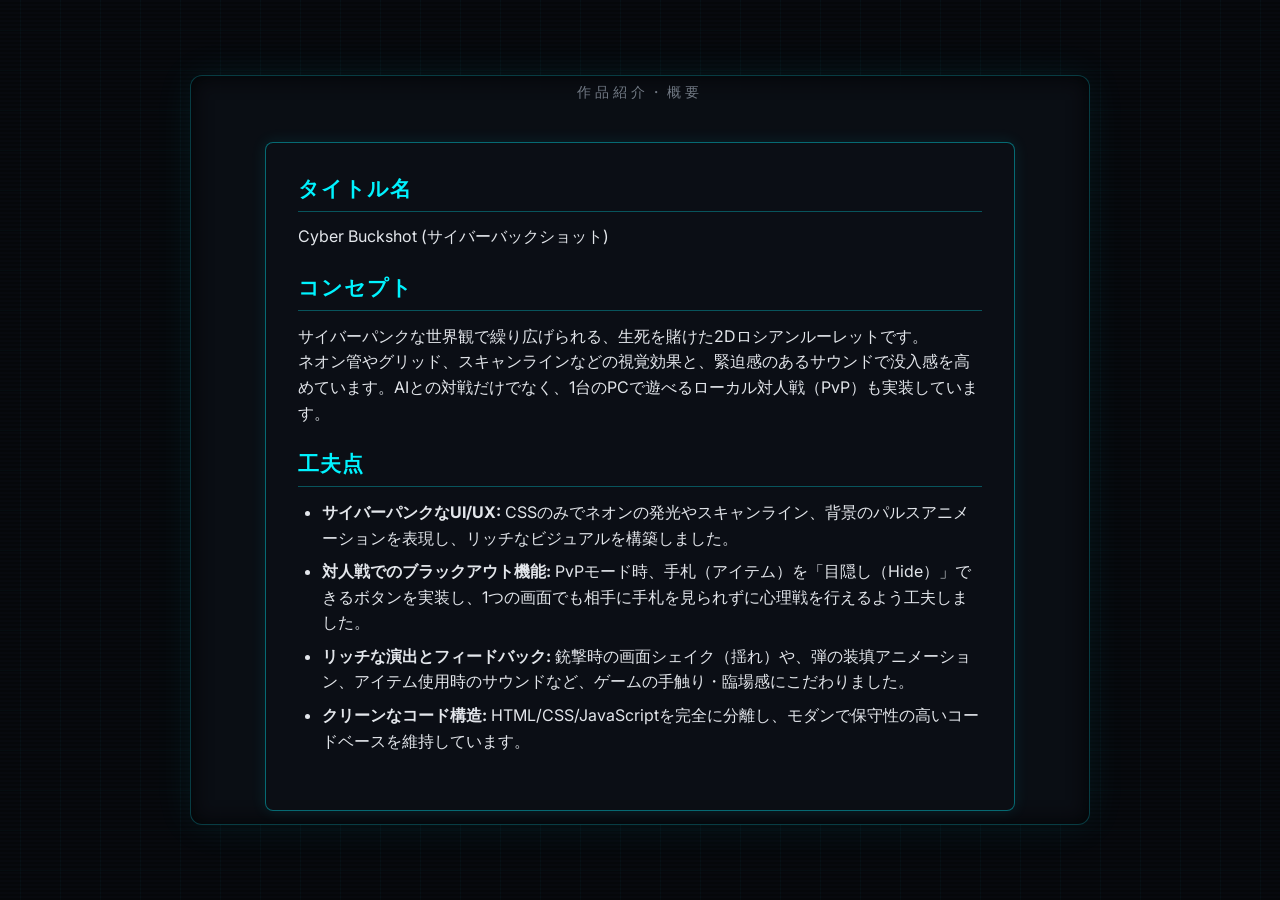
<file: index.html>
<!DOCTYPE html>
<html lang="ja">
<head>
    <meta charset="UTF-8">
    <meta name="viewport" content="width=device-width, initial-scale=1.0">
    <title>作品紹介 | Cyber Buckshot</title>
    <!-- Google Fonts for futuristic look -->
    <link rel="preconnect" href="https://fonts.googleapis.com">
    <link rel="preconnect" href="https://fonts.gstatic.com" crossorigin>
    <link href="https://fonts.googleapis.com/css2?family=Inter:wght@300;400;600;700&family=Orbitron:wght@400;700;900&display=swap" rel="stylesheet">
    <link rel="stylesheet" href="style.css">
    <style>
        .intro-container {
            display: flex;
            flex-direction: column;
            align-items: center;
            justify-content: center;
            height: 100%;
            text-align: center;
            padding: 2rem;
            gap: 1.5rem;
            overflow-y: auto;
        }
        .intro-section {
            background: rgba(13, 17, 23, 0.7);
            border: 1px solid rgba(0, 243, 255, 0.4);
            padding: 2rem;
            border-radius: 8px;
            max-width: 800px;
            width: 90%;
            box-shadow: 0 0 15px rgba(0, 243, 255, 0.1);
        }
        .intro-section h2 {
            font-family: var(--font-cyber);
            color: var(--neon-cyan);
            margin-bottom: 0.8rem;
            font-size: 1.3rem;
            letter-spacing: 1px;
            text-align: left;
            border-bottom: 1px solid rgba(0, 243, 255, 0.3);
            padding-bottom: 0.5rem;
        }
        .intro-section p, .intro-section ul {
            font-family: var(--font-main);
            color: var(--text-color);
            line-height: 1.6;
            text-align: left;
            margin-bottom: 1.5rem;
        }
        .intro-section ul {
            padding-left: 1.5rem;
        }
        .intro-section li {
            margin-bottom: 0.5rem;
        }
        .start-btn {
            font-family: var(--font-cyber);
            font-size: 1.2rem;
            padding: 1rem 3rem;
            background: rgba(255, 0, 85, 0.1);
            color: var(--neon-red);
            border: 2px solid var(--neon-red);
            border-radius: 4px;
            cursor: pointer;
            text-decoration: none;
            transition: all 0.3s ease;
            box-shadow: 0 0 15px rgba(255, 0, 85, 0.2);
            margin-top: 1rem;
            display: inline-block;
        }
        .start-btn:hover {
            background: var(--neon-red);
            color: #fff;
            box-shadow: 0 0 25px rgba(255, 0, 85, 0.6);
            text-shadow: 0 0 5px #fff;
        }
    </style>
</head>
<body>
    <div class="grid-bg"></div>
    <div class="scanlines"></div>

    <div id="game-container">
        <div class="intro-container">
            <h1 class="game-title" style="margin-top: 1rem;">
                <span class="neon-text-cyan">CYBER</span> 
                <span class="neon-text-red">BUCKSHOT</span>
            </h1>
            <p class="subtitle" style="margin-bottom: 1rem;">作品紹介・概要</p>

            <div class="intro-section">
                <h2>タイトル名</h2>
                <p>Cyber Buckshot (サイバーバックショット)</p>

                <h2>コンセプト</h2>
                <p>
                    サイバーパンクな世界観で繰り広げられる、生死を賭けた2Dロシアンルーレットです。<br>
                    ネオン管やグリッド、スキャンラインなどの視覚効果と、緊迫感のあるサウンドで没入感を高めています。AIとの対戦だけでなく、1台のPCで遊べるローカル対人戦（PvP）も実装しています。
                </p>

                <h2>工夫点</h2>
                <ul>
                    <li><strong>サイバーパンクなUI/UX:</strong> CSSのみでネオンの発光やスキャンライン、背景のパルスアニメーションを表現し、リッチなビジュアルを構築しました。</li>
                    <li><strong>対人戦でのブラックアウト機能:</strong> PvPモード時、手札（アイテム）を「目隠し（Hide）」できるボタンを実装し、1つの画面でも相手に手札を見られずに心理戦を行えるよう工夫しました。</li>
                    <li><strong>リッチな演出とフィードバック:</strong> 銃撃時の画面シェイク（揺れ）や、弾の装填アニメーション、アイテム使用時のサウンドなど、ゲームの手触り・臨場感にこだわりました。</li>
                    <li><strong>クリーンなコード構造:</strong> HTML/CSS/JavaScriptを完全に分離し、モダンで保守性の高いコードベースを維持しています。</li>
                </ul>
            </div>

            <!-- GitHub PagesのURL（クリックで本編に飛べるように） -->
            <a href="game.html" class="start-btn">ゲーム本編をプレイする (Play Game)</a>
        </div>
    </div>
</body>
</html>
</file>
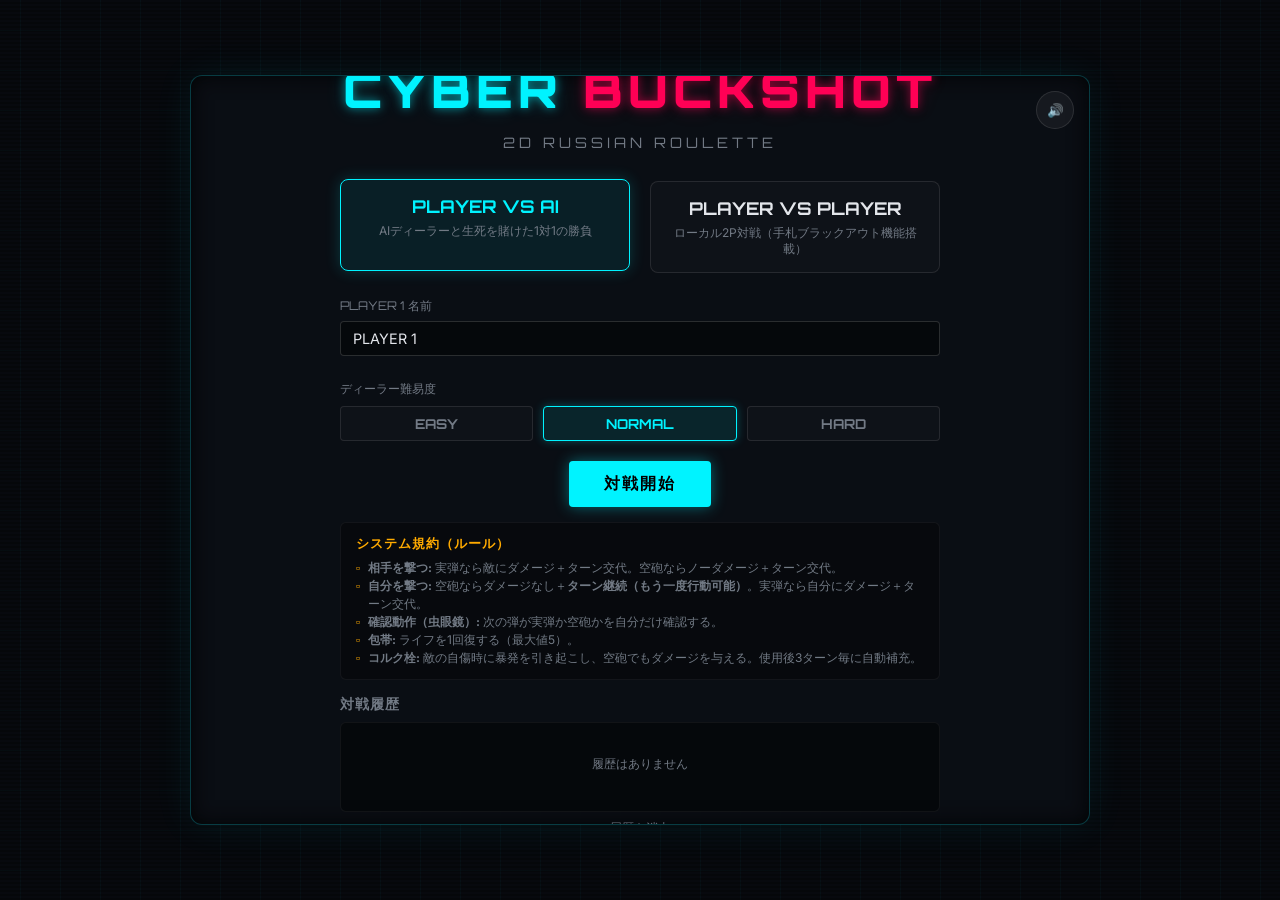
<file: game.html>
<!DOCTYPE html>
<html lang="ja">
<head>
    <meta charset="UTF-8">
    <meta name="viewport" content="width=device-width, initial-scale=1.0">
    <title>Cyber Buckshot | 2D Russian Roulette</title>
    <!-- Google Fonts for futuristic look -->
    <link rel="preconnect" href="https://fonts.googleapis.com">
    <link rel="preconnect" href="https://fonts.gstatic.com" crossorigin>
    <link href="https://fonts.googleapis.com/css2?family=Inter:wght@300;400;600;700&family=Orbitron:wght@400;700;900&display=swap" rel="stylesheet">
    <link rel="stylesheet" href="style.css">
</head>
<body>
    <!-- Cyberpunk grid dynamic background -->
    <div class="grid-bg"></div>
    <div class="scanlines"></div>

    <div id="game-container">
        <!-- Sound Control Toggle (Always visible in corner) -->
        <button id="sound-toggle" class="sound-btn" onclick="sound.toggleMute(); this.classList.toggle('muted');" aria-label="Toggle Sound">
            <span class="sound-on-icon">🔊</span>
            <span class="sound-off-icon">🔇</span>
        </button>

        <!-- 1. START SCREEN -->
        <div id="start-screen" class="screen active">
            <h1 class="game-title">
                <span class="neon-text-cyan">CYBER</span> 
                <span class="neon-text-red">BUCKSHOT</span>
            </h1>
            <p class="subtitle">2D RUSSIAN ROULETTE</p>

            <div class="mode-select">
                <div class="mode-card active" id="mode-pve" onclick="selectMode('pve')">
                    <h3>PLAYER VS AI</h3>
                    <p>AIディーラーと生死を賭けた1対1の勝負</p>
                </div>
                <div class="mode-card" id="mode-pvp" onclick="selectMode('pvp')">
                    <h3>PLAYER VS PLAYER</h3>
                    <p>ローカル2P対戦（手札ブラックアウト機能搭載）</p>
                </div>
            </div>

            <div class="player-names-input">
                <div class="input-group">
                    <label for="p1-name-input">PLAYER 1 名前</label>
                    <input type="text" id="p1-name-input" value="PLAYER 1" maxlength="10">
                </div>
                <div class="input-group" id="p2-input-group" style="display: none;">
                    <label for="p2-name-input">PLAYER 2 名前</label>
                    <input type="text" id="p2-name-input" value="PLAYER 2" maxlength="10">
                </div>
            </div>

            <!-- Difficulty Selector for PvE -->
            <div class="difficulty-select" id="difficulty-area">
                <label>ディーラー難易度</label>
                <div class="diff-buttons">
                    <button type="button" class="btn-diff" id="diff-easy" onclick="selectDifficulty('easy')">EASY</button>
                    <button type="button" class="btn-diff active" id="diff-normal" onclick="selectDifficulty('normal')">NORMAL</button>
                    <button type="button" class="btn-diff" id="diff-hard" onclick="selectDifficulty('hard')">HARD</button>
                </div>
            </div>

            <button id="btn-start" class="btn-primary glow-cyan" onclick="startGame()">対戦開始</button>

            <!-- Game Rules Box -->
            <div class="rules-box">
                <h4>システム規約（ルール）</h4>
                <ul>
                    <li><strong>相手を撃つ:</strong> 実弾なら敵にダメージ＋ターン交代。空砲ならノーダメージ＋ターン交代。</li>
                    <li><strong>自分を撃つ:</strong> 空砲ならダメージなし＋<strong>ターン継続（もう一度行動可能）</strong>。実弾なら自分にダメージ＋ターン交代。</li>
                    <li><strong>確認動作（虫眼鏡）:</strong> 次の弾が実弾か空砲かを自分だけ確認する。</li>
                    <li><strong>包帯:</strong> ライフを1回復する（最大値5）。</li>
                    <li><strong>コルク栓:</strong> 敵の自傷時に暴発を引き起こし、空砲でもダメージを与える。使用後3ターン毎に自動補充。</li>
                </ul>
            </div>

            <!-- Match History in Start Screen -->
            <div class="history-box">
                <h4>対戦履歴</h4>
                <div id="history-list" class="history-list">
                    <p class="no-history">履歴はありません</p>
                </div>
                <button class="btn-text" onclick="clearHistory()">履歴を消去</button>
            </div>
        </div>

        <!-- 2. GAMEPLAY SCREEN -->
        <div id="game-screen" class="screen">
            <!-- Top Bar / Opponent Info -->
            <div id="opponent-panel" class="player-panel opponent">
                <div class="player-info">
                    <div class="name-status">
                        <span id="opp-name" class="player-name">DEALER (AI)</span>
                        <span id="opp-cork-badge" class="cork-badge">コルク装填中</span>
                    </div>
                    <!-- Heart Container -->
                    <div class="health-container">
                        <span class="health-label">LIFE:</span>
                        <div id="opp-hp-bar" class="hp-dots"></div>
                    </div>
                </div>

                <!-- Opponent Hand (Blacks out in PvP during player's turn) -->
                <div id="opp-hand" class="item-container">
                    <div class="item-slot shadow-red" data-item="scan" id="opp-scan-slot" title="確認動作: 次の弾を調べる">
                        <span class="item-icon">🔍</span>
                        <span class="item-count" id="opp-item-scan-count">1</span>
                        <span class="cooldown-overlay" id="opp-scan-cd">READY</span>
                    </div>
                    <div class="item-slot shadow-green" data-item="heal" title="包帯: ライフを1回復">
                        <span class="item-icon">🩹</span>
                        <span class="item-count" id="opp-item-heal-count">1</span>
                    </div>
                    <div class="item-slot shadow-amber" data-item="cork" id="opp-cork-slot" title="コルク栓: 敵の自傷暴発トラップ">
                        <span class="item-icon">🍾</span>
                        <span class="item-count" id="opp-item-cork-count">1</span>
                        <span class="cork-cooldown" id="opp-cork-cd">READY</span>
                    </div>
                </div>
            </div>

            <!-- Central Battle Area -->
            <div id="battle-deck">
                <!-- Round / Bullet status -->
                <div class="round-status">
                    <div class="bullet-indicator">
                        <span class="indicator-title">シリンダー装填状況</span>
                        <div class="bullet-ratio">
                            <span class="ratio-live"><span class="bullet-dot live"></span>実弾: <span id="live-count">0</span></span>
                            <span class="ratio-blank"><span class="bullet-dot blank"></span>空砲: <span id="blank-count">0</span></span>
                        </div>
                    </div>
                    <div class="reload-overlay" id="reload-message">
                        <div class="reload-spinner"></div>
                        <span>リロード中...</span>
                    </div>
                </div>

                <!-- Arena with shotgun illustration -->
                <div class="arena">
                    <div id="shotgun-wrapper" class="shotgun-pos-center">
                        <svg class="shotgun-svg" viewBox="0 0 100 20" xmlns="http://www.w3.org/2000/svg">
                            <!-- Stock -->
                            <path d="M 5,6 L 25,6 L 28,14 L 5,17 Z" fill="#332211" stroke="#221100" stroke-width="0.5"/>
                            <!-- Grip -->
                            <rect x="25" y="10" width="8" height="6" rx="2" fill="#222" stroke="#111" stroke-width="0.5"/>
                            <!-- Receiver / Body -->
                            <rect x="28" y="5" width="22" height="10" rx="1" fill="#444" stroke="#222" stroke-width="0.5"/>
                            <rect x="32" y="8" width="10" height="3" fill="#111"/>
                            <!-- Barrel -->
                            <rect x="50" y="6" width="40" height="6" fill="#666" stroke="#333" stroke-width="0.5"/>
                            <rect x="90" y="6" width="3" height="6" fill="#888"/>
                            <circle cx="91.5" cy="9" r="0.8" fill="#ffaa00"/>
                        </svg>
                        <!-- Muzzle flash effect -->
                        <div id="muzzle-flash" class="flash"></div>
                    </div>
                </div>

                <!-- Event logger -->
                <div class="console-log">
                    <div id="log-content">ゲーム開始。</div>
                </div>
            </div>

            <!-- Bottom Bar / Player Info -->
            <div id="player-panel" class="player-panel player">
                <!-- Player Hand -->
                <div id="play-hand" class="item-container">
                    <button class="item-slot shadow-red clickable" id="btn-item-scan" onclick="useItem('scan')" title="確認動作: 次の弾が実弾か空砲か確認する">
                        <span class="item-icon">🔍</span>
                        <span class="item-count" id="play-item-scan-count">1</span>
                        <span class="cooldown-overlay" id="play-scan-cd">READY</span>
                    </button>
                    <button class="item-slot shadow-green clickable" id="btn-item-heal" onclick="useItem('heal')" title="包帯: ライフを1回復する">
                        <span class="item-icon">🩹</span>
                        <span class="item-count" id="play-item-heal-count">1</span>
                    </button>
                    <button class="item-slot shadow-amber clickable" id="btn-item-cork" onclick="useItem('cork')" title="コルク栓: 敵の自傷時に暴発を引き起こす（3ターンに1回補充）">
                        <span class="item-icon">🍾</span>
                        <span class="item-count" id="play-item-cork-count">1</span>
                        <span class="cork-cooldown" id="play-cork-cd">READY</span>
                    </button>
                </div>

                <div class="player-info">
                    <div class="name-status">
                        <span id="play-name" class="player-name">PLAYER 1</span>
                        <span id="play-cork-badge" class="cork-badge">コルク装填中</span>
                    </div>
                    <!-- Heart Container -->
                    <div class="health-container">
                        <span class="health-label">LIFE:</span>
                        <div id="play-hp-bar" class="hp-dots"></div>
                    </div>
                </div>
            </div>

            <!-- Control Buttons -->
            <div id="action-controls" class="controls-panel">
                <button id="btn-shoot-opp" class="btn-action glow-red" onclick="shoot('opponent')">相手を撃つ</button>
                <button id="btn-shoot-self" class="btn-action glow-cyan" onclick="shoot('self')">自分を撃つ</button>
            </div>
        </div>

        <!-- 3. TURN INTERMISSION / BLACKOUT (Local PvP mode only) -->
        <div id="blackout-screen" class="screen-overlay">
            <div class="blackout-box">
                <h2 class="neon-text-amber">ターン交代</h2>
                <p id="blackout-message">PLAYER 2 のターンです。</p>
                <p class="blackout-warning">相手は画面を見ないでください。</p>
                <button id="btn-ready" class="btn-primary glow-amber" onclick="dismissBlackout()">準備完了</button>
            </div>
        </div>

        <!-- 4. SCANNER INFO POPUP -->
        <div id="scan-popup" class="screen-overlay" style="display: none;">
            <div class="scanner-box">
                <h3>🔍 スキャン結果</h3>
                <div class="scanner-display">
                    <p>次の弾薬は...</p>
                    <div id="scan-result-text" class="scan-result-neon">LIVE</div>
                </div>
                <!-- Interactive peek for PvP -->
                <p id="scan-pvp-warning" class="scan-pvp-warning" style="display: none;">ボタンを長押ししている間だけ結果が表示されます</p>
                <div class="scan-peek-container" id="scan-peek-container" style="display: none;">
                    <button class="btn-action glow-cyan" id="btn-scan-peek" onmousedown="showScanPeek()" onmouseup="hideScanPeek()" ontouchstart="showScanPeek()" ontouchend="hideScanPeek()">長押しで確認</button>
                </div>
                <button id="btn-scan-close" class="btn-secondary" onclick="closeScanPopup()">閉じる</button>
            </div>
        </div>

        <!-- 5. RESULT SCREEN -->
        <div id="result-screen" class="screen">
            <h2 class="result-title neon-text-green">VICTORY</h2>
            <div class="winner-display">
                <span id="winner-name">PLAYER 1</span> <span class="win-label">の勝利！</span>
            </div>

            <div class="final-stats">
                <p>生存者ライフ: <span id="winner-health">5</span></p>
                <p>使用アイテム総数: <span id="items-used">0</span></p>
            </div>

            <div class="result-actions">
                <button class="btn-primary glow-green" onclick="restartGame()">もう一度戦う</button>
                <button class="btn-secondary" onclick="goBackToMenu()">メニューに戻る</button>
            </div>

            <div class="history-box in-result">
                <h4>最新の戦績履歴</h4>
                <div id="result-history-list" class="history-list"></div>
            </div>
        </div>
    </div>

    <!-- Scripts -->
    <script src="sound.js"></script>
    <script src="game.js"></script>
</body>
</html>
</file>
<file: style.css>
/*
 * Cyber Buckshot: Premium Cyberpunk Stylesheet
 */

:root {
    --bg-color: #07090e;
    --panel-bg: rgba(13, 17, 23, 0.75);
    --panel-border: rgba(0, 243, 255, 0.2);
    --neon-cyan: #00f3ff;
    --neon-red: #ff0055;
    --neon-green: #39ff14;
    --neon-amber: #ffaa00;
    --text-color: #e3e6eb;
    --text-muted: #727a85;
    --font-cyber: 'Orbitron', sans-serif;
    --font-main: 'Inter', sans-serif;
}

* {
    box-sizing: border-box;
    margin: 0;
    padding: 0;
    user-select: none;
}

body {
    background-color: var(--bg-color);
    color: var(--text-color);
    font-family: var(--font-main);
    overflow: hidden;
    height: 100vh;
    width: 100vw;
    display: flex;
    justify-content: center;
    align-items: center;
    position: relative;
}

/* Background Cyber Grid and Scanlines */
.grid-bg {
    position: absolute;
    top: 0;
    left: 0;
    width: 100%;
    height: 100%;
    background-image: 
        linear-gradient(rgba(0, 243, 255, 0.03) 1px, transparent 1px),
        linear-gradient(90deg, rgba(0, 243, 255, 0.03) 1px, transparent 1px);
    background-size: 40px 40px;
    background-position: center;
    z-index: 1;
    animation: grid-pulse 8s ease-in-out infinite alternate;
}

.scanlines {
    position: absolute;
    top: 0;
    left: 0;
    width: 100%;
    height: 100%;
    background: linear-gradient(
        rgba(18, 16, 16, 0) 50%, 
        rgba(0, 0, 0, 0.25) 50%
    );
    background-size: 100% 4px;
    z-index: 2;
    pointer-events: none;
}

@keyframes grid-pulse {
    0% {
        opacity: 0.7;
        transform: scale(1.0);
    }
    100% {
        opacity: 1;
        transform: scale(1.03);
    }
}

/* Main Container */
#game-container {
    width: 95vw;
    max-width: 900px;
    height: 90vh;
    max-height: 750px;
    background: var(--panel-bg);
    border: 1px solid var(--panel-border);
    border-radius: 12px;
    backdrop-filter: blur(12px);
    box-shadow: 0 0 40px rgba(0, 243, 255, 0.07), inset 0 0 20px rgba(0, 0, 0, 0.8);
    position: relative;
    z-index: 10;
    display: flex;
    flex-direction: column;
    overflow: hidden;
}

/* Common Screen Styles */
.screen {
    display: none;
    width: 100%;
    height: 100%;
    flex-direction: column;
    padding: 30px;
    opacity: 0;
    transform: scale(0.98);
    transition: opacity 0.4s ease, transform 0.4s ease;
}

.screen.active {
    display: flex;
    opacity: 1;
    transform: scale(1);
}

/* Sounds Toggle Button */
.sound-btn {
    position: absolute;
    top: 15px;
    right: 15px;
    width: 38px;
    height: 38px;
    background: rgba(255, 255, 255, 0.05);
    border: 1px solid rgba(255, 255, 255, 0.1);
    color: var(--text-color);
    border-radius: 50%;
    cursor: pointer;
    z-index: 100;
    display: flex;
    align-items: center;
    justify-content: center;
    transition: all 0.3s ease;
}

.sound-btn:hover {
    background: rgba(255, 255, 255, 0.15);
    border-color: var(--neon-cyan);
    box-shadow: 0 0 8px var(--neon-cyan);
}

.sound-btn .sound-off-icon {
    display: none;
}

.sound-btn.muted .sound-on-icon {
    display: none;
}

.sound-btn.muted .sound-off-icon {
    display: block;
    color: var(--text-muted);
}

/* 1. START SCREEN STYLING */
#start-screen {
    justify-content: center;
    align-items: center;
    gap: 15px;
    overflow-y: auto;
    scrollbar-width: thin;
    scrollbar-color: var(--panel-border) transparent;
}

.game-title {
    font-family: var(--font-cyber);
    font-size: 3rem;
    font-weight: 900;
    letter-spacing: 5px;
    text-align: center;
    line-height: 1.1;
    margin-bottom: 2px;
}

.subtitle {
    font-family: var(--font-cyber);
    color: var(--text-muted);
    font-size: 0.9rem;
    letter-spacing: 4px;
    margin-bottom: 15px;
}

.neon-text-cyan {
    color: var(--neon-cyan);
    text-shadow: 0 0 10px rgba(0, 243, 255, 0.5), 0 0 20px rgba(0, 243, 255, 0.2);
}

.neon-text-red {
    color: var(--neon-red);
    text-shadow: 0 0 10px rgba(255, 0, 85, 0.5), 0 0 20px rgba(255, 0, 85, 0.2);
}

.neon-text-green {
    color: var(--neon-green);
    text-shadow: 0 0 10px rgba(57, 255, 20, 0.5);
}

.neon-text-amber {
    color: var(--neon-amber);
    text-shadow: 0 0 10px rgba(255, 170, 0, 0.5);
}

/* Mode Selection Cards */
.mode-select {
    display: flex;
    gap: 20px;
    width: 100%;
    max-width: 600px;
    margin-bottom: 10px;
}

.mode-card {
    flex: 1;
    background: rgba(255, 255, 255, 0.02);
    border: 1px solid rgba(255, 255, 255, 0.1);
    border-radius: 8px;
    padding: 15px;
    text-align: center;
    cursor: pointer;
    transition: all 0.3s cubic-bezier(0.16, 1, 0.3, 1);
}

.mode-card h3 {
    font-family: var(--font-cyber);
    font-size: 1.1rem;
    margin-bottom: 6px;
    color: var(--text-color);
    transition: color 0.3s;
}

.mode-card p {
    font-size: 0.75rem;
    color: var(--text-muted);
    line-height: 1.3;
}

.mode-card:hover {
    background: rgba(255, 255, 255, 0.05);
    border-color: rgba(0, 243, 255, 0.4);
}

.mode-card.active {
    background: rgba(0, 243, 255, 0.08);
    border-color: var(--neon-cyan);
    box-shadow: 0 0 15px rgba(0, 243, 255, 0.2);
    transform: translateY(-2px);
}

.mode-card.active h3 {
    color: var(--neon-cyan);
}

/* Player Names Forms */
.player-names-input {
    display: flex;
    gap: 15px;
    width: 100%;
    max-width: 600px;
}

.input-group {
    flex: 1;
    display: flex;
    flex-direction: column;
    gap: 6px;
}

.input-group label {
    font-size: 0.75rem;
    font-family: var(--font-cyber);
    color: var(--text-muted);
}

.input-group input {
    background: rgba(0, 0, 0, 0.4);
    border: 1px solid rgba(255, 255, 255, 0.15);
    border-radius: 4px;
    padding: 8px 12px;
    color: var(--text-color);
    font-size: 0.9rem;
    font-family: var(--font-main);
    transition: all 0.3s;
}

.input-group input:focus {
    outline: none;
    border-color: var(--neon-cyan);
    box-shadow: 0 0 8px rgba(0, 243, 255, 0.3);
}

/* Buttons */
.btn-primary {
    font-family: var(--font-cyber);
    font-weight: 700;
    font-size: 1rem;
    letter-spacing: 2px;
    padding: 12px 35px;
    border: none;
    border-radius: 4px;
    cursor: pointer;
    transition: all 0.3s;
    margin-top: 5px;
}

.btn-secondary {
    font-family: var(--font-cyber);
    font-weight: 700;
    font-size: 0.9rem;
    letter-spacing: 1px;
    padding: 10px 25px;
    background: transparent;
    border: 1px solid rgba(255, 255, 255, 0.2);
    color: var(--text-color);
    border-radius: 4px;
    cursor: pointer;
    transition: all 0.3s;
}

.btn-secondary:hover {
    background: rgba(255, 255, 255, 0.05);
    border-color: var(--text-color);
}

.btn-text {
    background: none;
    border: none;
    color: var(--text-muted);
    font-size: 0.75rem;
    text-decoration: underline;
    cursor: pointer;
    transition: color 0.3s;
}

.btn-text:hover {
    color: var(--neon-red);
}

.glow-cyan {
    background: var(--neon-cyan);
    color: #000;
    box-shadow: 0 0 15px rgba(0, 243, 255, 0.4);
}

.glow-cyan:hover {
    box-shadow: 0 0 25px rgba(0, 243, 255, 0.7);
    transform: translateY(-1px);
}

.glow-red {
    background: var(--neon-red);
    color: #fff;
    box-shadow: 0 0 15px rgba(255, 0, 85, 0.4);
}

.glow-red:hover {
    box-shadow: 0 0 25px rgba(255, 0, 85, 0.7);
    transform: translateY(-1px);
}

.glow-green {
    background: var(--neon-green);
    color: #000;
    box-shadow: 0 0 15px rgba(57, 255, 20, 0.4);
}

.glow-green:hover {
    box-shadow: 0 0 25px rgba(57, 255, 20, 0.7);
    transform: translateY(-1px);
}

.glow-amber {
    background: var(--neon-amber);
    color: #000;
    box-shadow: 0 0 15px rgba(255, 170, 0, 0.4);
}

.glow-amber:hover {
    box-shadow: 0 0 25px rgba(255, 170, 0, 0.7);
    transform: translateY(-1px);
}

/* Rules Box */
.rules-box {
    width: 100%;
    max-width: 600px;
    background: rgba(0, 0, 0, 0.3);
    border: 1px solid rgba(255, 255, 255, 0.05);
    border-radius: 6px;
    padding: 12px 15px;
    text-align: left;
}

.rules-box h4 {
    font-family: var(--font-cyber);
    font-size: 0.8rem;
    color: var(--neon-amber);
    margin-bottom: 6px;
    letter-spacing: 1px;
}

.rules-box ul {
    list-style: none;
}

.rules-box li {
    font-size: 0.75rem;
    color: var(--text-muted);
    line-height: 1.5;
    position: relative;
    padding-left: 12px;
}

.rules-box li::before {
    content: "▫";
    position: absolute;
    left: 0;
    color: var(--neon-amber);
}

/* History Box */
.history-box {
    width: 100%;
    max-width: 600px;
    display: flex;
    flex-direction: column;
    gap: 8px;
}

.history-box h4 {
    font-family: var(--font-cyber);
    font-size: 0.85rem;
    color: var(--text-muted);
    letter-spacing: 1px;
}

.history-list {
    background: rgba(0, 0, 0, 0.4);
    border: 1px solid rgba(255, 255, 255, 0.05);
    border-radius: 6px;
    height: 90px;
    overflow-y: auto;
    padding: 8px;
    display: flex;
    flex-direction: column;
    gap: 6px;
    scrollbar-width: thin;
    scrollbar-color: var(--panel-border) transparent;
}

.history-item {
    font-size: 0.75rem;
    display: flex;
    justify-content: space-between;
    padding: 4px 8px;
    background: rgba(255, 255, 255, 0.02);
    border-radius: 3px;
    border-left: 3px solid var(--neon-cyan);
}

.history-item.pvp {
    border-left-color: var(--neon-amber);
}

.history-item span.winner {
    font-weight: 700;
    color: var(--neon-green);
}

.no-history {
    font-size: 0.75rem;
    color: var(--text-muted);
    text-align: center;
    margin-top: 25px;
}

/* 2. GAMEPLAY SCREEN STYLING */
#game-screen {
    padding: 15px;
    justify-content: space-between;
    gap: 10px;
}

/* Player/Opponent Panels */
.player-panel {
    display: flex;
    justify-content: space-between;
    align-items: center;
    background: rgba(0, 0, 0, 0.25);
    border: 1px solid rgba(255, 255, 255, 0.03);
    border-radius: 8px;
    padding: 10px 20px;
    transition: all 0.3s;
}

.player-panel.active-turn {
    background: rgba(0, 243, 255, 0.03);
    border-color: rgba(0, 243, 255, 0.15);
}

.player-panel.opponent {
    flex-direction: row-reverse; /* Opponent has hand on the left, info on the right */
}

.player-info {
    display: flex;
    flex-direction: column;
    gap: 5px;
    min-width: 180px;
}

.opponent .player-info {
    align-items: flex-end;
}

.name-status {
    display: flex;
    align-items: center;
    gap: 8px;
}

.player-name {
    font-family: var(--font-cyber);
    font-weight: 700;
    font-size: 1rem;
    letter-spacing: 1px;
}

.cork-badge {
    display: none;
    font-size: 0.65rem;
    background: var(--neon-amber);
    color: #000;
    font-weight: bold;
    padding: 1px 5px;
    border-radius: 3px;
    box-shadow: 0 0 5px var(--neon-amber);
    animation: pulse 1s infinite alternate;
}

.cork-badge.active {
    display: inline-block;
}

/* Health Bar (Heart dots) */
.health-container {
    display: flex;
    align-items: center;
    gap: 6px;
}

.health-label {
    font-family: var(--font-cyber);
    font-size: 0.75rem;
    color: var(--text-muted);
}

.hp-dots {
    display: flex;
    gap: 5px;
}

.hp-dot {
    width: 14px;
    height: 14px;
    border-radius: 3px;
    border: 1px solid rgba(255, 255, 255, 0.2);
    background: transparent;
    transition: all 0.4s cubic-bezier(0.175, 0.885, 0.32, 1.275);
}

/* Player HP Dots (Green / Cyan) */
.player .hp-dot.active {
    background: var(--neon-green);
    border-color: var(--neon-green);
    box-shadow: 0 0 8px var(--neon-green);
}

/* Opponent HP Dots (Red) */
.opponent .hp-dot.active {
    background: var(--neon-red);
    border-color: var(--neon-red);
    box-shadow: 0 0 8px var(--neon-red);
}

/* Shake animation for damage */
.hp-dots.shake {
    animation: panel-shake 0.4s ease-in-out;
}

@keyframes panel-shake {
    0%, 100% { transform: translateX(0); }
    20%, 60% { transform: translateX(-6px); }
    40%, 80% { transform: translateX(6px); }
}

/* Item Hand / Inventory */
.item-container {
    display: flex;
    gap: 12px;
}

.item-slot {
    position: relative;
    width: 50px;
    height: 50px;
    background: rgba(255, 255, 255, 0.02);
    border: 1px solid rgba(255, 255, 255, 0.1);
    border-radius: 6px;
    display: flex;
    align-items: center;
    justify-content: center;
    font-size: 1.5rem;
    transition: all 0.3s cubic-bezier(0.16, 1, 0.3, 1);
}

.item-slot.clickable {
    cursor: pointer;
}

.item-slot.clickable:hover:not(.disabled) {
    background: rgba(255, 255, 255, 0.08);
    transform: translateY(-2px);
}

/* Glowing slot boarders */
.shadow-red.clickable:hover:not(.disabled), .shadow-red.active-state {
    border-color: var(--neon-red);
    box-shadow: 0 0 10px rgba(255, 0, 85, 0.4);
}
.shadow-green.clickable:hover:not(.disabled) {
    border-color: var(--neon-green);
    box-shadow: 0 0 10px rgba(57, 255, 20, 0.4);
}
.shadow-amber.clickable:hover:not(.disabled) {
    border-color: var(--neon-amber);
    box-shadow: 0 0 10px rgba(255, 170, 0, 0.4);
}

/* Item count badge */
.item-count {
    position: absolute;
    bottom: -5px;
    right: -5px;
    background: #000;
    border: 1px solid rgba(255, 255, 255, 0.3);
    color: var(--text-color);
    font-size: 0.65rem;
    font-weight: 700;
    border-radius: 50%;
    width: 18px;
    height: 18px;
    display: flex;
    align-items: center;
    justify-content: center;
}

/* Cork cooldown overlay */
.cork-cooldown, .cooldown-overlay {
    position: absolute;
    top: 0;
    left: 0;
    width: 100%;
    height: 100%;
    background: rgba(0, 0, 0, 0.85);
    border-radius: 5px;
    display: none;
    align-items: center;
    justify-content: center;
    font-family: var(--font-cyber);
    font-size: 0.75rem;
    font-weight: bold;
    color: var(--neon-amber);
    text-shadow: 0 0 5px var(--neon-amber);
}

.cork-cooldown.active, .cooldown-overlay.active {
    display: flex;
}

.cooldown-overlay {
    color: var(--neon-red);
    text-shadow: 0 0 5px var(--neon-red);
}


/* Item blackout/disable during opponent's turn or PvP secrecy */
.item-slot.disabled, .player-panel.disabled-turn .item-slot {
    opacity: 0.15;
    pointer-events: none;
    filter: grayscale(1) blur(0.5px);
    border-color: rgba(255, 255, 255, 0.05);
    box-shadow: none !important;
}

/* CENTRAL BATTLE AREA */
#battle-deck {
    flex: 1;
    display: flex;
    flex-direction: column;
    justify-content: space-between;
    padding: 10px;
    position: relative;
    border-top: 1px solid rgba(255, 255, 255, 0.02);
    border-bottom: 1px solid rgba(255, 255, 255, 0.02);
    min-height: 240px;
}

/* Bullet Cylinder ratio */
.round-status {
    display: flex;
    justify-content: center;
    align-items: center;
    height: 36px;
    position: relative;
}

.bullet-indicator {
    display: flex;
    flex-direction: column;
    align-items: center;
    gap: 3px;
}

.indicator-title {
    font-family: var(--font-cyber);
    font-size: 0.65rem;
    color: var(--text-muted);
    letter-spacing: 1px;
}

.bullet-ratio {
    display: flex;
    gap: 12px;
    font-family: var(--font-cyber);
    font-size: 0.75rem;
    font-weight: bold;
}

.ratio-live {
    color: var(--neon-amber);
    display: flex;
    align-items: center;
    gap: 4px;
}

.ratio-blank {
    color: var(--neon-cyan);
    display: flex;
    align-items: center;
    gap: 4px;
}

.bullet-dot {
    width: 6px;
    height: 6px;
    border-radius: 50%;
    display: inline-block;
}

.bullet-dot.live {
    background: var(--neon-amber);
    box-shadow: 0 0 5px var(--neon-amber);
}

.bullet-dot.blank {
    background: var(--neon-cyan);
    box-shadow: 0 0 5px var(--neon-cyan);
}

/* Reload message Overlay */
.reload-overlay {
    position: absolute;
    top: 0;
    left: 0;
    width: 100%;
    height: 100%;
    background: var(--bg-color);
    display: none;
    align-items: center;
    justify-content: center;
    gap: 10px;
    font-family: var(--font-cyber);
    font-size: 0.85rem;
    color: var(--neon-cyan);
    text-shadow: 0 0 5px var(--neon-cyan);
    z-index: 5;
}

.reload-overlay.active {
    display: flex;
}

.reload-spinner {
    width: 16px;
    height: 16px;
    border: 2px solid rgba(0, 243, 255, 0.2);
    border-top-color: var(--neon-cyan);
    border-radius: 50%;
    animation: spin 0.8s linear infinite;
}

@keyframes spin {
    to { transform: rotate(360deg); }
}

/* Shotgun Arena Graphic */
.arena {
    flex: 1;
    display: flex;
    justify-content: center;
    align-items: center;
    perspective: 500px;
    position: relative;
    min-height: 120px;
}

#shotgun-wrapper {
    width: 200px;
    height: 50px;
    display: flex;
    justify-content: center;
    align-items: center;
    position: relative;
    transition: transform 0.5s cubic-bezier(0.19, 1, 0.22, 1);
}

.shotgun-svg {
    width: 100%;
    height: 100%;
    filter: drop-shadow(0 4px 8px rgba(0,0,0,0.5));
}

/* Shotgun target positions */
.shotgun-pos-center {
    transform: rotate(0deg) translateY(0);
}

.shotgun-pos-opp {
    transform: rotate(-35deg) translateY(-25px); /* Points towards opponent */
}

.shotgun-pos-self {
    transform: rotate(145deg) translateY(25px); /* Points towards self */
}

/* Muzzle Flash */
.flash {
    position: absolute;
    right: -10px;
    top: 50%;
    transform: translateY(-50%) scale(0);
    width: 45px;
    height: 45px;
    background: radial-gradient(circle, #fff 10%, var(--neon-amber) 40%, rgba(255,0,0,0) 80%);
    border-radius: 50%;
    opacity: 0;
    pointer-events: none;
    z-index: 10;
}

.flash.animate {
    animation: muzzle-burst 0.25s ease-out;
}

@keyframes muzzle-burst {
    0% {
        transform: translateY(-50%) scale(0);
        opacity: 0;
    }
    10% {
        transform: translateY(-50%) scale(1.5);
        opacity: 1;
    }
    100% {
        transform: translateY(-50%) scale(2.2);
        opacity: 0;
    }
}

/* Weapon shaking during fire */
#shotgun-wrapper.firing {
    animation: gun-kick 0.3s cubic-bezier(0.15, 0.85, 0.3, 1);
}

@keyframes gun-kick {
    0% {
        transform: rotate(var(--current-rot)) scale(1);
    }
    15% {
        transform: rotate(var(--current-rot)) scale(0.9) translateX(-15px);
    }
    100% {
        transform: rotate(var(--current-rot)) scale(1) translateX(0);
    }
}

/* Cyber Console Log */
.console-log {
    background: rgba(0, 0, 0, 0.5);
    border: 1px solid rgba(255, 255, 255, 0.04);
    border-radius: 4px;
    height: 52px;
    padding: 8px 12px;
    display: flex;
    align-items: center;
    justify-content: center;
    overflow: hidden;
}

#log-content {
    font-size: 0.8rem;
    color: var(--neon-cyan);
    text-shadow: 0 0 4px rgba(0, 243, 255, 0.2);
    text-align: center;
    font-family: var(--font-cyber);
    animation: text-pulse 2s infinite alternate;
}

@keyframes text-pulse {
    0% { opacity: 0.85; }
    100% { opacity: 1; }
}

/* Controls Panel */
.controls-panel {
    display: flex;
    gap: 15px;
    justify-content: center;
    padding: 5px 0;
}

.btn-action {
    flex: 1;
    max-width: 250px;
    font-family: var(--font-cyber);
    font-weight: 700;
    font-size: 0.95rem;
    letter-spacing: 1px;
    padding: 12px;
    border: none;
    border-radius: 4px;
    cursor: pointer;
    transition: all 0.3s cubic-bezier(0.16, 1, 0.3, 1);
}

.btn-action:disabled {
    opacity: 0.15;
    pointer-events: none;
    box-shadow: none !important;
}

/* 3. SCREEN OVERLAYS (Blackout / Scanner) */
.screen-overlay {
    position: absolute;
    top: 0;
    left: 0;
    width: 100%;
    height: 100%;
    background: rgba(5, 7, 10, 0.95);
    backdrop-filter: blur(12px);
    z-index: 200;
    display: flex;
    align-items: center;
    justify-content: center;
    opacity: 0;
    pointer-events: none;
    transition: opacity 0.3s ease;
}

.screen-overlay.active {
    opacity: 1;
    pointer-events: auto;
}

.blackout-box, .scanner-box {
    background: rgba(18, 22, 28, 0.9);
    border: 1px solid var(--panel-border);
    box-shadow: 0 0 30px rgba(0, 243, 255, 0.1);
    border-radius: 8px;
    padding: 30px;
    text-align: center;
    max-width: 400px;
    width: 85%;
    display: flex;
    flex-direction: column;
    align-items: center;
    gap: 15px;
    transform: scale(0.9);
    transition: transform 0.3s cubic-bezier(0.175, 0.885, 0.32, 1.275);
}

.screen-overlay.active .blackout-box, .screen-overlay.active .scanner-box {
    transform: scale(1);
}

.blackout-box h2 {
    font-family: var(--font-cyber);
    font-size: 1.5rem;
    margin-bottom: 5px;
}・

.blackout-box p {
    font-size: 0.9rem;
    color: var(--text-color);
}

.blackout-warning {
    color: var(--neon-red) !important;
    font-size: 0.75rem !important;
    font-weight: bold;
    animation: flash-warning 1s infinite alternate;
}

@keyframes flash-warning {
    0% { opacity: 0.5; }
    100% { opacity: 1; }
}

/* Scanner Popup Details */
.scanner-box h3 {
    font-family: var(--font-cyber);
    font-size: 1.2rem;
    color: var(--neon-cyan);
    text-shadow: 0 0 5px var(--neon-cyan);
}

.scanner-display {
    background: rgba(0,0,0,0.6);
    border: 1px solid rgba(0, 243, 255, 0.1);
    border-radius: 6px;
    padding: 20px;
    width: 100%;
    margin: 10px 0;
}

.scanner-display p {
    font-size: 0.75rem;
    color: var(--text-muted);
    margin-bottom: 8px;
    font-family: var(--font-cyber);
}

.scan-result-neon {
    font-family: var(--font-cyber);
    font-size: 2rem;
    font-weight: 900;
    letter-spacing: 2px;
    transition: all 0.3s;
}

.scan-result-neon.live-bullet {
    color: var(--neon-amber);
    text-shadow: 0 0 15px rgba(255, 170, 0, 0.7);
}

.scan-result-neon.blank-bullet {
    color: var(--neon-cyan);
    text-shadow: 0 0 15px rgba(0, 243, 255, 0.7);
}

.scan-result-neon.masked-bullet {
    color: var(--text-muted);
    text-shadow: none;
}

.scan-pvp-warning {
    font-size: 0.7rem;
    color: var(--neon-amber);
}

.scan-peek-container {
    width: 100%;
}

/* 4. RESULT SCREEN STYLING */
#result-screen {
    justify-content: center;
    align-items: center;
    gap: 20px;
    overflow-y: auto;
}

.result-title {
    font-family: var(--font-cyber);
    font-size: 2.8rem;
    font-weight: 900;
    letter-spacing: 4px;
}

.winner-display {
    font-size: 1.5rem;
    font-family: var(--font-cyber);
    margin-bottom: 5px;
}

#winner-name {
    color: var(--neon-cyan);
    font-weight: bold;
    text-shadow: 0 0 10px rgba(0, 243, 255, 0.3);
}

.win-label {
    color: var(--text-color);
}

.final-stats {
    background: rgba(0,0,0,0.3);
    border: 1px solid rgba(255,255,255,0.05);
    border-radius: 6px;
    padding: 15px 30px;
    display: flex;
    flex-direction: column;
    gap: 8px;
    width: 100%;
    max-width: 400px;
}

.final-stats p {
    font-size: 0.85rem;
    display: flex;
    justify-content: space-between;
    color: var(--text-muted);
}

.final-stats span {
    font-family: var(--font-cyber);
    color: var(--text-color);
    font-weight: bold;
}

.result-actions {
    display: flex;
    gap: 15px;
    margin-top: 10px;
}

.history-box.in-result {
    margin-top: 10px;
}

/* Responsive adjustments */
@media (max-height: 600px) {
    #game-container {
        height: 98vh;
    }
    .game-title {
        font-size: 2rem;
    }
    .rules-box, .history-box {
        display: none; /* Hide rules on short screens to avoid scroll */
    }
    #opponent-panel, #player-panel {
        padding: 5px 15px;
    }
    .item-slot {
        width: 40px;
        height: 40px;
        font-size: 1.2rem;
    }
    #battle-deck {
        min-height: 180px;
    }
    .arena {
        min-height: 80px;
    }
    #shotgun-wrapper {
        width: 160px;
        height: 40px;
    }
}

/* Micro-animations */
@keyframes pulse {
    0% { transform: scale(1); }
    100% { transform: scale(1.05); }
}

/* Screen shake for UI when high tension or damage */
.screen-shake {
    animation: screen-shake-anim 0.3s;
}

@keyframes screen-shake-anim {
    0%, 100% { transform: translate(0, 0) rotate(0deg); }
    10% { transform: translate(-2px, -2px) rotate(-0.5deg); }
    30% { transform: translate(3px, 2px) rotate(0.5deg); }
    50% { transform: translate(-3px, 1px) rotate(-0.5deg); }
    70% { transform: translate(2px, 1px) rotate(0.5deg); }
    90% { transform: translate(-1px, -1px) rotate(-0.2deg); }
}

/* Difficulty Selection Styling */
.difficulty-select {
    display: flex;
    flex-direction: column;
    gap: 8px;
    width: 100%;
    max-width: 600px;
    margin-top: 10px;
}

.difficulty-select label {
    font-size: 0.75rem;
    font-family: var(--font-cyber);
    color: var(--text-muted);
}

.diff-buttons {
    display: flex;
    gap: 10px;
}

.btn-diff {
    flex: 1;
    font-family: var(--font-cyber);
    font-weight: 700;
    font-size: 0.85rem;
    padding: 8px;
    background: rgba(255, 255, 255, 0.02);
    border: 1px solid rgba(255, 255, 255, 0.1);
    color: var(--text-muted);
    border-radius: 4px;
    cursor: pointer;
    transition: all 0.3s;
}

.btn-diff:hover {
    background: rgba(255, 255, 255, 0.05);
    border-color: rgba(255, 255, 255, 0.2);
}

.btn-diff.active#diff-easy {
    background: rgba(57, 255, 20, 0.1);
    border-color: var(--neon-green);
    color: var(--neon-green);
    box-shadow: 0 0 10px rgba(57, 255, 20, 0.3);
}

.btn-diff.active#diff-normal {
    background: rgba(0, 243, 255, 0.1);
    border-color: var(--neon-cyan);
    color: var(--neon-cyan);
    box-shadow: 0 0 10px rgba(0, 243, 255, 0.3);
}

.btn-diff.active#diff-hard {
    background: rgba(255, 0, 85, 0.1);
    border-color: var(--neon-red);
    color: var(--neon-red);
    box-shadow: 0 0 10px rgba(255, 0, 85, 0.3);
}
</file>
